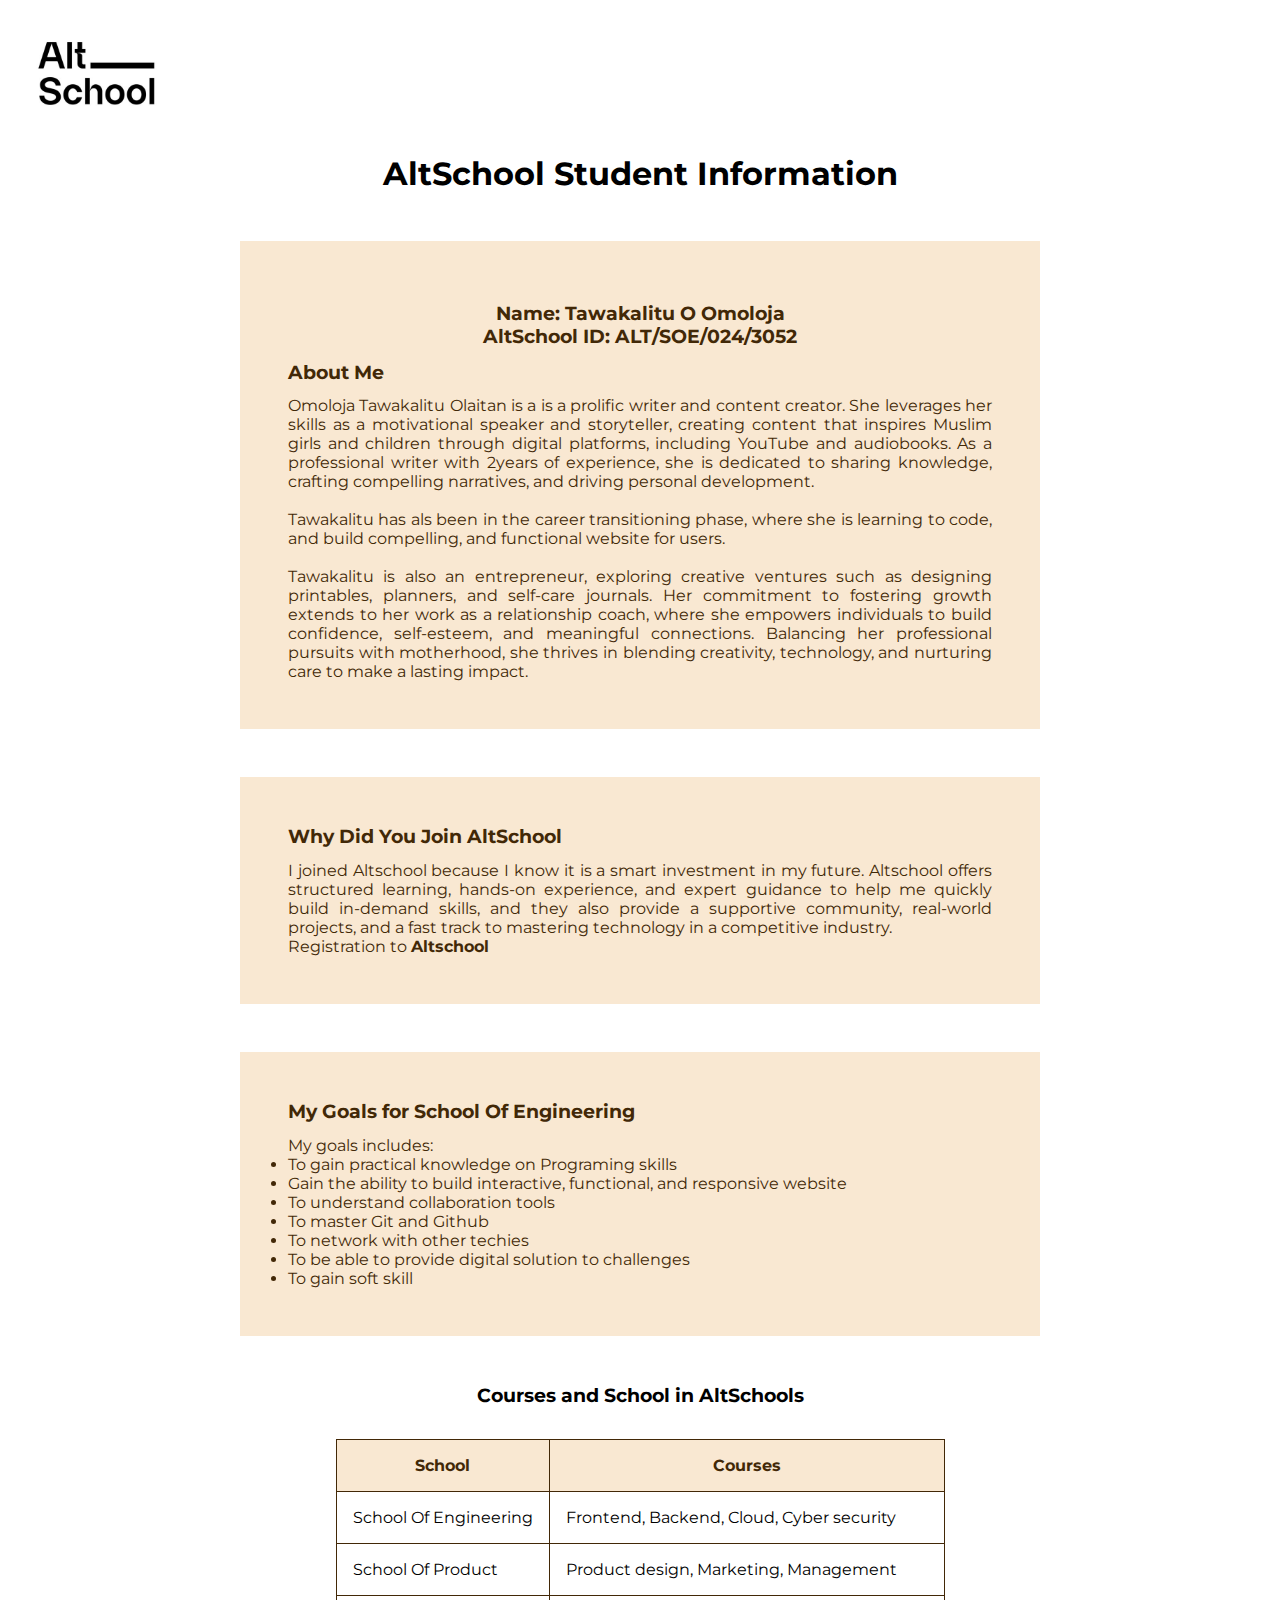
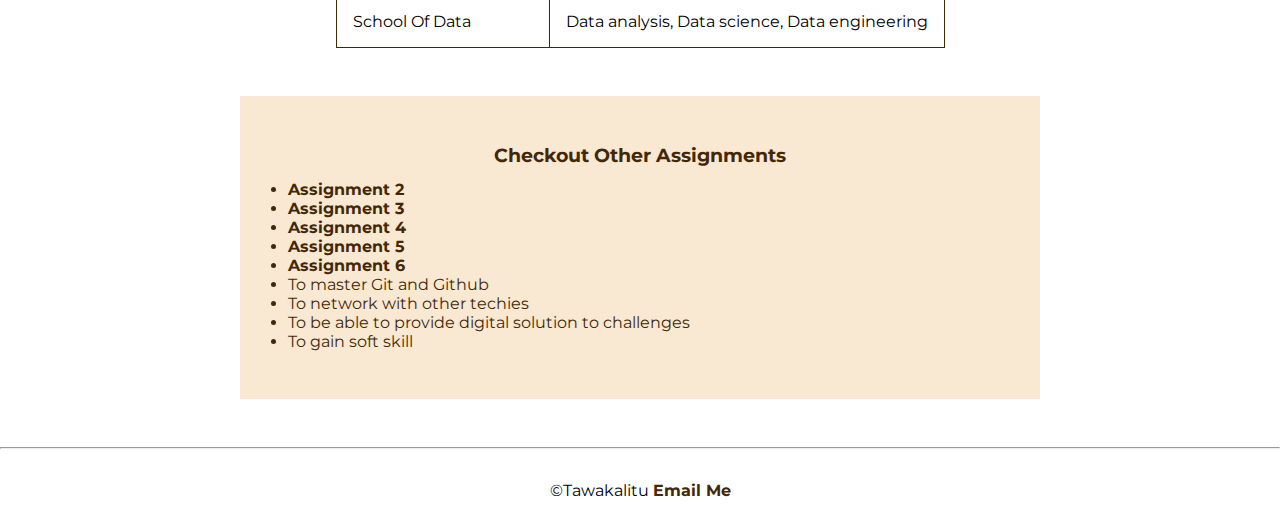
<file: index.html>
<!DOCTYPE html>
<html lang="en">
<head>
    <meta charset="UTF-8">
    <meta name="viewport" content="width=device-width, initial-scale=1.0">
    <title>AltSchool Student</title>
    <link rel="stylesheet" href="style.css">
    <link rel="preconnect" href="https://fonts.googleapis.com">
<link rel="preconnect" href="https://fonts.gstatic.com" crossorigin>
<link href="https://fonts.googleapis.com/css2?family=DM+Sans:ital,opsz
,wght@0,9..40,100..1000;1,9..40,100..1000&family=Montserrat:ital,wght@0,100..900;1,100..900&display=swap" 
rel="stylesheet">
</head>
<body>
    <header>
        <img class="logo-image" src="../images/altschool-logo.jpg" alt="">
    </header>
    <main>
        <div class="info-heading">
            <h1>
                AltSchool Student Information
            </h1>
         </div>
         <!-- Student Information -->
          <div class="info-card-1">
            <div class="info">
                <h3>
                    Name: Tawakalitu O Omoloja
                </h3>
                <h3>
                    AltSchool ID: ALT/SOE/024/3052
                </h3>
            </div>
        <div class="info-content">
        <h3>
          About Me
        </h3>
        <p>
            Omoloja Tawakalitu Olaitan is a is a prolific writer and content creator. She leverages her skills as a 
            motivational speaker and storyteller, creating content that inspires Muslim girls and children through digital 
            platforms, including YouTube and audiobooks. As a professional writer with 2years of experience, she is 
            dedicated to sharing knowledge, crafting compelling narratives,
             and driving personal development.

            <br>
            <br>
             Tawakalitu has als been in the career transitioning phase, where she is learning to code, and build compelling, 
             and functional website for users.

            <br>
            <br>
            Tawakalitu is also an entrepreneur, exploring creative ventures such as designing printables, planners, 
            and self-care journals. Her commitment to fostering growth extends to her work as a relationship coach,
             where she empowers individuals to build confidence, self-esteem, and meaningful connections. Balancing 
             her professional pursuits with motherhood, she thrives in blending creativity, technology, and nurturing 
             care to make a lasting impact.
        </p>
     </div>
    </div>

     <div class="info-card-1">
        <h3>
         Why Did You Join AltSchool
        </h3>
        <p>
            I joined Altschool because I know it is a smart investment in my future. Altschool offers structured learning, 
            hands-on experience, and expert guidance to help me quickly build in-demand skills, and they also provide a supportive community, 
            real-world projects, and a fast track to mastering technology in a competitive industry.
        </p>
       <p> Registration to <a class="link" href="./form.html" target="_blank"><strong>Altschool</strong></a></p>
     </div>

     
     <div class="info-card-1">
        <h3>
         My Goals for School Of Engineering
        </h3>
        <p>
            My goals includes:
        </p>
        <ul>
            <li>To gain practical knowledge on Programing skills</li>
            <li>Gain the ability to build interactive, functional, and responsive website</li>
            <li>To understand collaboration tools</li>
            <li>To master Git and Github</li>
            <li>To network with other techies</li>
            <li>To be able to provide digital solution to challenges</li>
            <li>To gain soft skill</li>
        </ul>
     </div>
 
     <div class="table">

     <h3>
        Courses and School in AltSchools
     </h3>

     <table>
                <tr>
                    <th>
                        School
                    </th>
                    <th>
                        Courses
                    </th>
                </tr>

                <tr>
                    <td>
                        School Of Engineering
                    </td>
                    <td>
                        Frontend, Backend, Cloud, Cyber security
                    </td>
                </tr>

                <tr>
                    <td>
                        School Of Product
                    </td>
                    <td>
                    Product design, Marketing, Management
                    </td>
                </tr>

                <tr>
                    <td>
                        School Of Data
                    </td>
                    <td>
                    Data analysis, Data science, Data engineering
                    </td>
                </tr>
    </table>

    <div class="info-card-1">
        <h3>
         Checkout Other Assignments
        </h3>
        <ul>
            <li><a class="link" href="./Assignment2/index.html" target="_blank"><b>Assignment 2</b></a></li>
            <li><a class="link" href="./Assignment3/index.html" target="_blank"><b>Assignment 3</b></a></li>
            <li><a class="link" href="./Assignment4/index.html" target="_blank"><b>Assignment 4</b></a></li>
            <li><a class="link" href="./Assignment5/index.html" target="_blank"><b>Assignment 5</b></a></li>
            <li><a class="link" href="./Assignment6/index.html" target="_blank"><b>Assignment 6</b></a></li>
            <li>To master Git and Github</li>
            <li>To network with other techies</li>
            <li>To be able to provide digital solution to challenges</li>
            <li>To gain soft skill</li>
        </ul>
     </div>
    </div>
    </main>
    <hr>
    <footer>
      <p> &copy;Tawakalitu 
        <a class="link" href="mailto:harunatawa111@gmail.com"><strong>Email Me</strong></a>
      </p> 
    </footer>
</body>
</html>
</file>
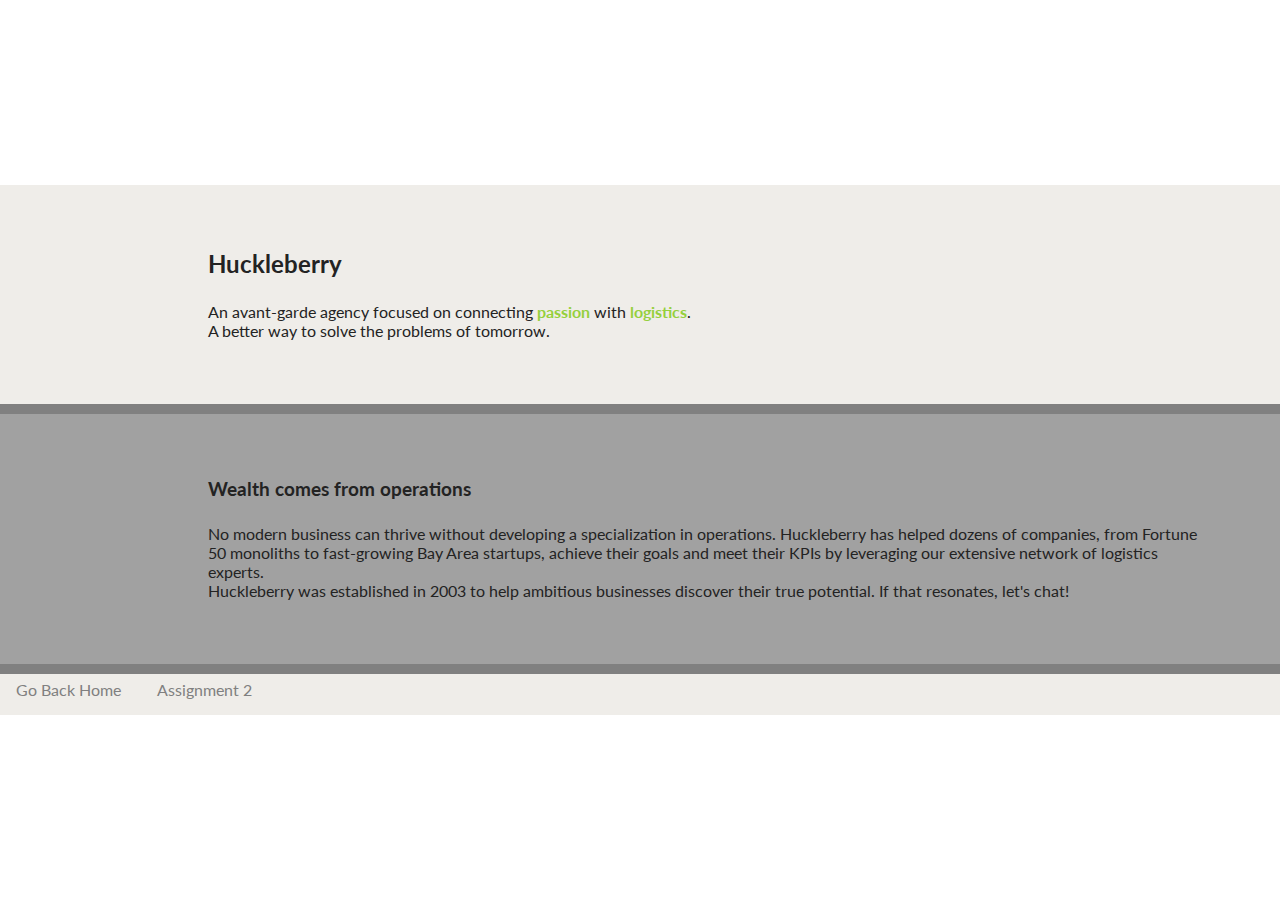
<file: Assignment2/index.html>
<!DOCTYPE html>
<html lang="en">
<head>
    <meta charset="UTF-8">
    <meta name="viewport" content="width=device-width, initial-scale=1.0">
    <title>Huckleberry</title>
    <link rel="stylesheet" href="second.css">
    <link rel="preconnect" href="https://fonts.gstatic.com" crossorigin>
    <link rel="preconnect" href="https://fonts.googleapis.com">
    <link rel="preconnect" href="https://fonts.gstatic.com" crossorigin>
    <link href="https://fonts.googleapis.com/css2?family=DM+Sans:ital,opsz,wght@0,9..40,100..1000;1,9..40,100..1000&family=Lato:ital,wght@0,100;0,300;0,400;0,700;0,900;1,
    100;1,300;1,400;1,700;1,900&family=Montserrat:ital,wght@0,100..900;1,100..900&display=swap" rel="stylesheet">
</head>
<body>
    <main class="container">
        <section>
            <div  class="section-1">
                <h2>
                    Huckleberry
                </h2>
                <p>
                    An avant-garde agency focused on connecting <span><b>passion</b></span> with <span><b>logistics</b></span>.
                </p>
                <p>
                    A better way to solve the problems of tomorrow.
                </p>
            </div>
        </section>
        <hr>
        <section class="second-section">
            <div  class="section-2">
                <div><h3>Wealth comes from operations</h3></div>
                <p>
                    No modern business can thrive without developing a specialization in operations. Huckleberry has helped 
                    dozens of companies, from Fortune 50 monoliths to fast-growing Bay Area startups,
                     achieve their goals and meet their KPIs by leveraging our extensive network of logistics experts.
                </p>
                <p>
                    Huckleberry was established in 2003 to help ambitious businesses discover their true potential. If that resonates,
                     let's chat!
                </p>
            </div>
        </section>
        <div>
            <a class="link" href="/index.html">Go Back Home</a>
            <a  class="link" href="../Assignment3/index.html">Assignment 2</a>
        </div>
    </main>
</body>
</html>
</file>
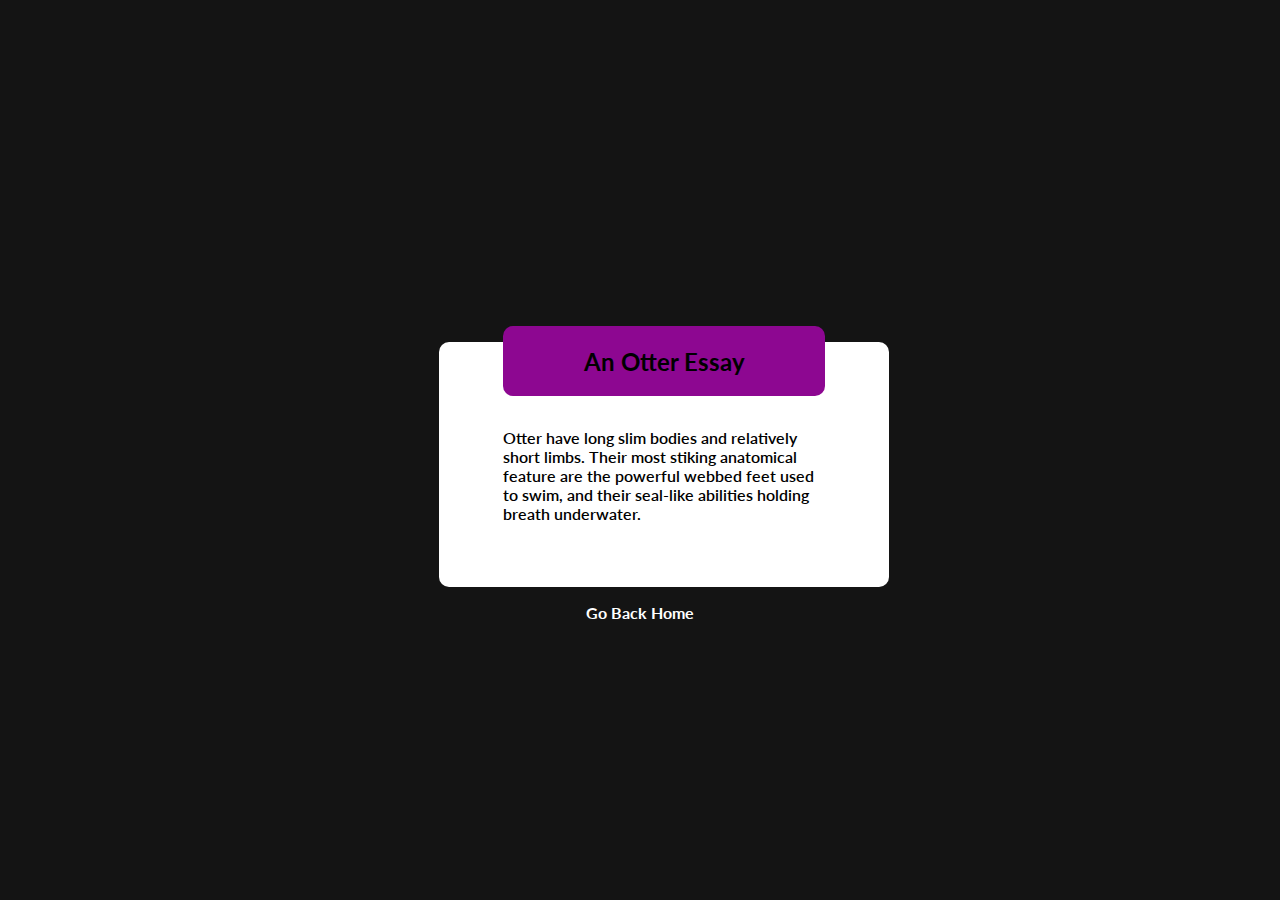
<file: Assignment3/index.html>
<!DOCTYPE html>
<html lang="en">
<head>
    <meta charset="UTF-8">
    <meta name="viewport" content="width=device-width, initial-scale=1.0">
    <title>Heading Pecks Out</title>
    <link rel="stylesheet" href="../Assignment3/third.css">
    <link rel="preconnect" href="https://fonts.gstatic.com" crossorigin>
    <link rel="preconnect" href="https://fonts.googleapis.com">
    <link rel="preconnect" href="https://fonts.gstatic.com" crossorigin>
    <link href="https://fonts.googleapis.com/css2?family=DM+Sans:ital,opsz,wght@0,9..40,100..1000;1,9..40,100..1000&family=Lato:ital,wght@0,100;0,300;0,400;0,700;0,900;1,
    100;1,300;1,400;1,700;1,900&family=Montserrat:ital,wght@0,100..900;1,100..900&display=swap" rel="stylesheet">
</head>
<body>
    <section class="container"> 
        <div class="heading">
            <h2>An Otter Essay</h2>
        </div>
        <div class="info">
            <p>
                Otter have long slim bodies and relatively short limbs. Their most stiking anatomical
                feature are the powerful webbed feet used to swim, and their seal-like abilities holding breath underwater.
            </p>
        </div>
    </section>
    <a class="link" href="/index.html"><strong>Go Back Home</strong></a>
</body>
</html>
</file>
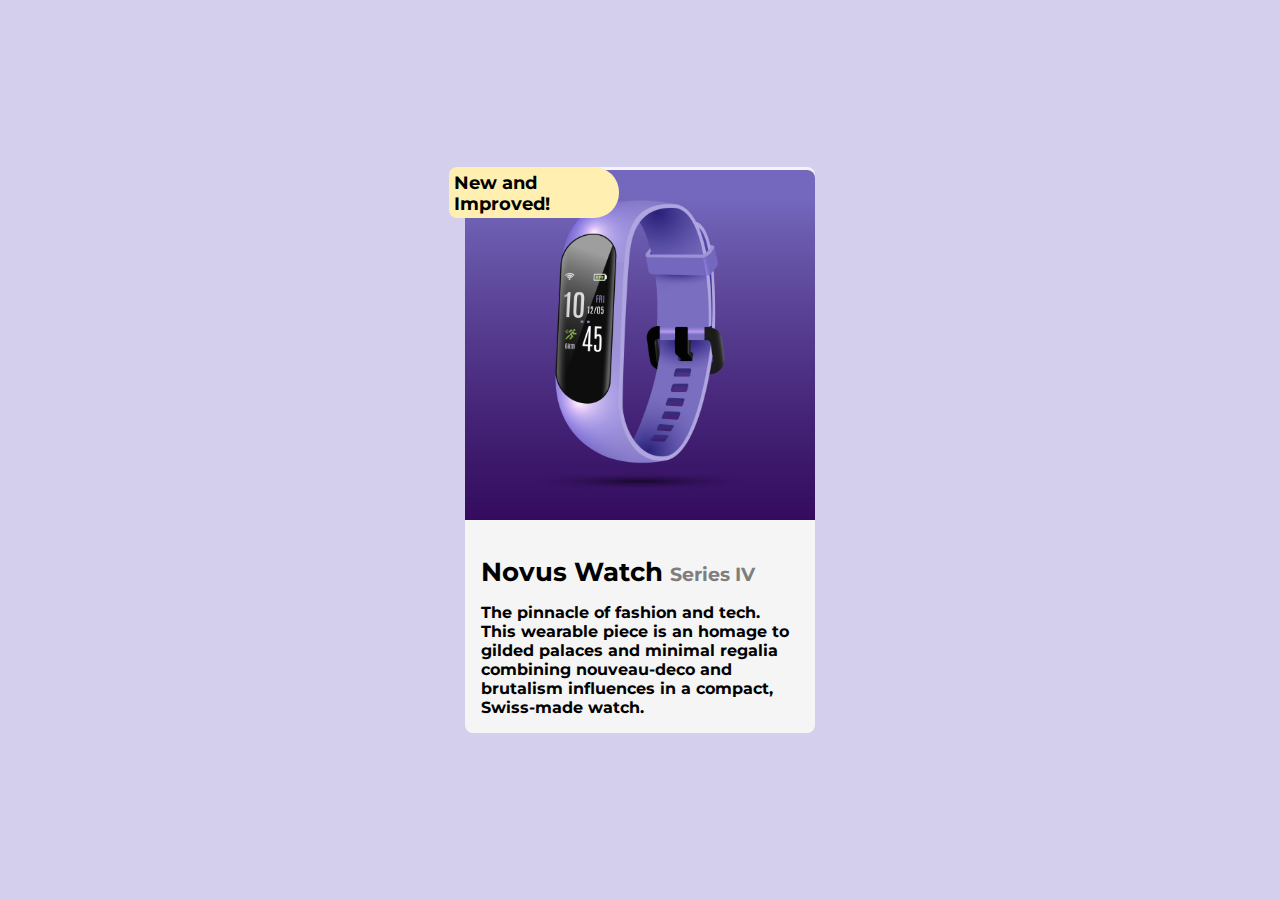
<file: Assignment4/index.html>
<!DOCTYPE html>
<html lang="en">
<head>
    <meta charset="UTF-8">
    <meta name="viewport" content="width=device-width, initial-scale=1.0">
    <title>Novous Watch</title>
    <link rel="stylesheet" href="./fouth.css">
    <link rel="preconnect" href="https://fonts.googleapis.com">
    <link rel="preconnect" href="https://fonts.gstatic.com" crossorigin>
    <link href="https://fonts.googleapis.com/css2?family=DM+Sans:ital,opsz
    ,wght@0,9..40,100..1000;1,9..40,100..1000&family=Montserrat:ital,wght@0,100..900;1,100..900&display=swap" 
    rel="stylesheet">
</head>
<body>
    <main class="container">
        <div class="box">
            <h3 class="sales-info">New and Improved!</h3>
            <div class="img-box">
                <img class="img" src="/images/smart-watch.jpg" alt="purple smart watch">
            </div>
            <div class="info-text">
                <h3>Novus Watch <span>Series IV</span></h3>
                <p>
                   <strong> The pinnacle of fashion and tech. This wearable piece is an homage to gilded
                    palaces and minimal regalia combining nouveau-deco and brutalism influences in a compact,
                    Swiss-made watch.</strong>
                </p>
            </div>
        </div>
    </main>
</body>
</html>
</file>
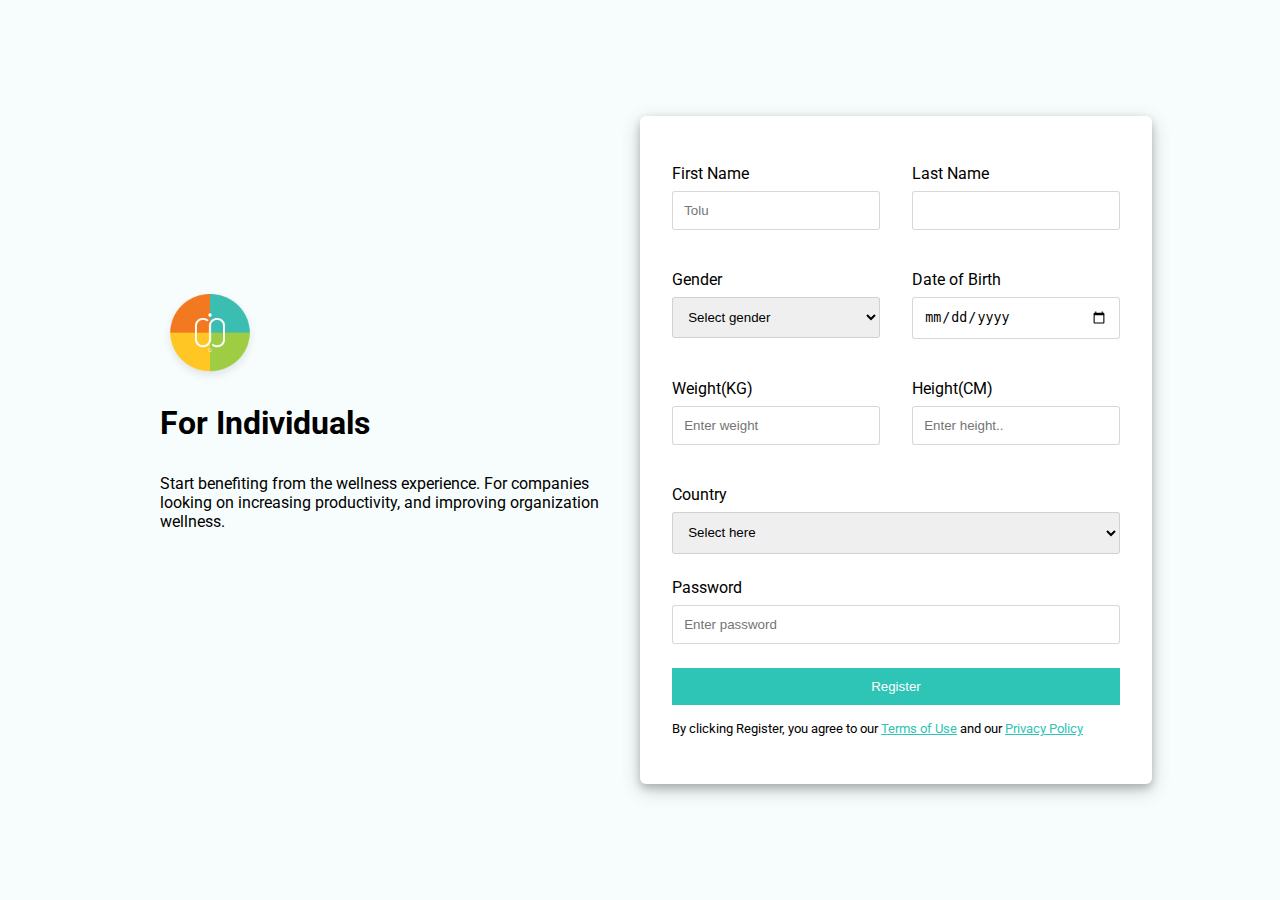
<file: Assignment5/index.html>
<!DOCTYPE html>
<html lang="en">
<head>
    <meta charset="UTF-8">
    <meta name="viewport" content="width=device-width, initial-scale=1.0">
    <title>Individual Form</title>
    <link rel="stylesheet" href="./fifth.css">
    <link rel="preconnect" href="https://fonts.googleapis.com">
<link rel="preconnect" href="https://fonts.gstatic.com" crossorigin>
<link href="https://fonts.googleapis.com/css2?family=Roboto:ital,wght@0,100..900;1,100..900&display=swap" 
rel="stylesheet">
</head>
<body>
    <main class="box">

            <div class="info-box">
                <img src="../images/Logo.png" alt="logo">
                <h2>For Individuals</h2>
                <p>
                    Start benefiting from the wellness experience. 
                    For companies looking on increasing productivity, 
                    and improving organization wellness.
                </p>
            </div>

            <div class="form-box">
                <form action="/submit" method="post">

             <div class="divide">  
             <p>       
                <label for="first-name">First Name</label>
                <input type="text" placeholder="Tolu" id="first-name" required autocomplete="off">
             </p>

             <p>
                <label for="last-name">Last Name</label>
                <input type="text"  id="last-name" required autocomplete="off">
             </p>
            </div> 

            <div class="divide">
            <p>

                <label for="gender">Gender</label>
                <select name="" id="gender" placeholder="Select here" required>
                    <option value="">Select gender</option>
                    <option value="">Male</option>
                    <option value="">Female</option>
                    <option value="">Others</option>
                </select>
            </p>

             <p>
                <label for="date">Date of Birth</label>
                <input type="date" placeholder="Select here" id="date" required>
             </p>
            </div>

            <div class="divide">
            <p>
                <label for="weight">Weight(KG)</label>
                <input type="number" placeholder="Enter weight" id="weight" required />
            </p>

            <p>
                <label for="height">Height(CM)</label>
                <input type="number" placeholder="Enter height.." id="height" required />
            </p>
        </div>
            <p>
                <label for="activity">Country</label>
                <select name="" id="activity" placeholder="Select here" required>
                    <option value="">Select here</option>
                    <option value="">Level 1</option>
                    <option value="">Level 2</option>
                    <option value="">Level 3</option>
                    <option value="">Level 4</option>
                    <option value="">Level 5</option>
                </select>
            </p>

            <p>
                <label for="password">Password</label>
                <input type="password" placeholder="Enter password" id="password" required>
            </p>

            <p>
                <button class="btn" type="submit">Register</button>
             </p>

            <p class="info">By clicking Register, you agree to our <a class="link" href="https://altschoolafrica.com/terms-and-conditions" target="_blank">Terms of Use</a>
                and our <a class="link" href="https://altschoolafrica.com/privacy-policy" target="_blank"> Privacy Policy</a>
            </p>

                </form>
            </div>
    </main>
</body>
</html>
</file>
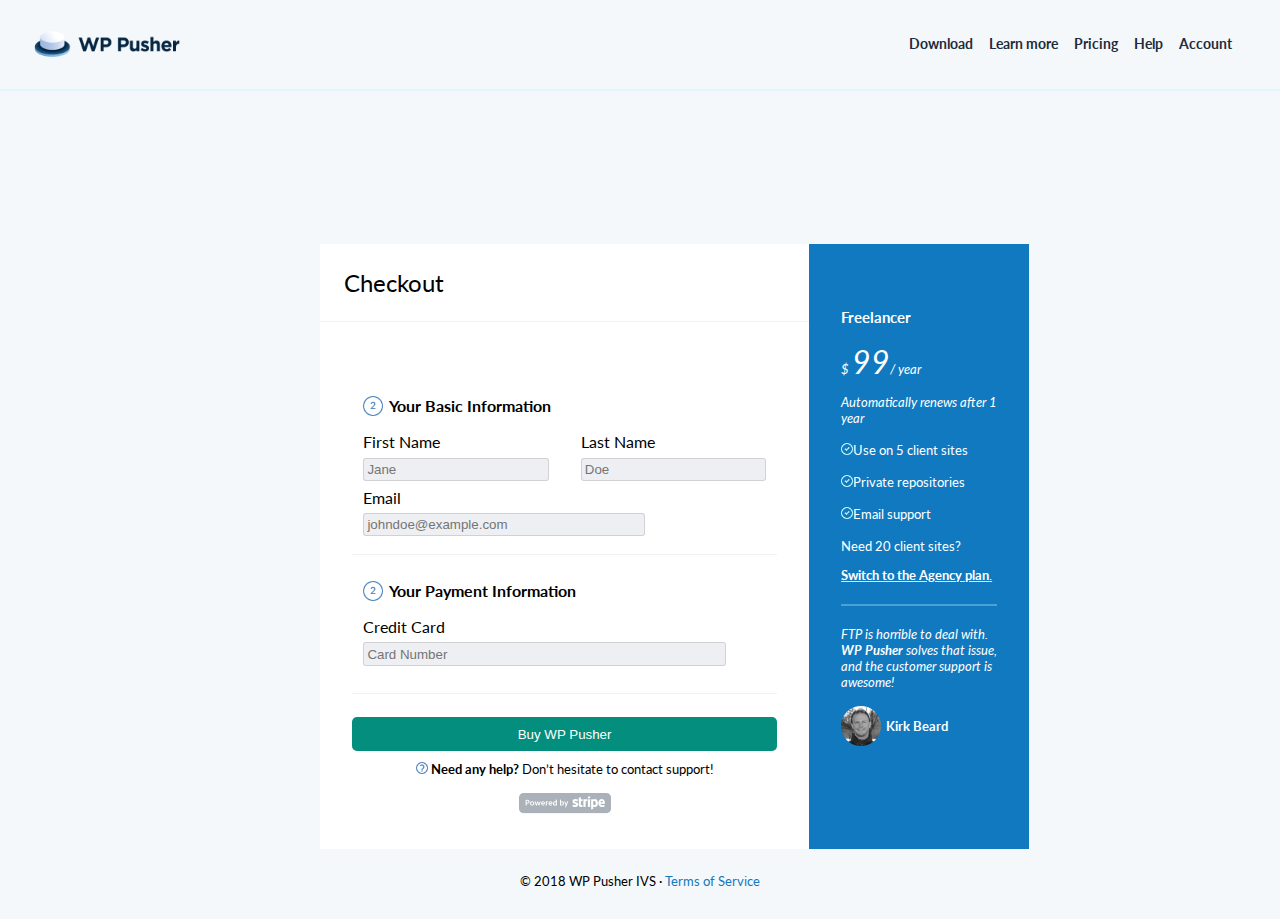
<file: Assignment6/index.html>
<!DOCTYPE html>
<html lang="en">
<head>
    <meta charset="UTF-8">
    <meta name="viewport" content="width=device-width, initial-scale=1.0">
    <title>WPPusher</title>
    <link rel="stylesheet" href="../Assignment6/sixth.css">
    <link rel="preconnect" href="https://fonts.googleapis.com">
<link rel="preconnect" href="https://fonts.gstatic.com" crossorigin>
<link href="https://fonts.googleapis.com/css2?family=Lato:ital,wght@0,100;0,300;0,400;0,700;0,900;1,100;1,300;1,400;1,700;1,900&display=swap" 
rel="stylesheet">
</head>
<body>
    <header class="header">
        <div>
            <a href=""><img class="logo-img" src="../images/wppusher-logo copy.png" alt="wppusher-logo"></a>
        </div>
        <div>
            <ul>
                <li><a class="link" href="">Download</a></li>
                <li><a class="link" href="">Learn more</a></li>
                <li><a class="link" href="">Pricing</a></li>
                <li><a class="link" href="">Help</a></li>
                <li><a class="link" class="active" href="">Account</a></li>
            </ul>
        </div>
    </header>
    <hr>

    <main class="container">
       
        <div class="box">
                <div>
                    <div class="box-heading">
                        <h2>Checkout</h2>
                    </div>

                    <form class="form">
                        <div class="box-heading2">
                                <div class="data1-heading">
                                    <img class="num-img" src="../images/2 (1).png" alt="figure 2 in circle">
                                    <h3>Your Basic Information</h3>
                                </div>

                                <div class="divide">
                                    <p>       
                                        <label for="first-name">First Name</label>
                                        <input type="text" placeholder="Jane" id="first-name" required autocomplete="off" />
                                    </p>

                                    <p>
                                        <label for="last-name">Last Name</label>
                                        <input type="text" placeholder="Doe" id="last-name" required autocomplete="off" />
                                    </p>
                                </div>
                              <p>
                                <label for="email">Email</label>
                                <input type="email" placeholder="johndoe@example.com" id="email" required autocomplete="off"/>
                                </p>
                        </div>

                        <div class="box-heading2">
                        <div class="data1-heading">
                            <img class="num-img" src="../images/2 (1).png" alt="figure 2 in circle">
                            <h3>Your Payment Information</h3>
                        </div>

                        <p>       
                            <label for="credit-card">Credit Card</label>
                            <input type="number" placeholder="Card Number" id="credit-card" required autocomplete="cc-number">
                        </p>
                    </div>

                        <div class="box-heading3">
                            
                                <button class="btn" type="submit">Buy WP Pusher</button>
                          

                            <p>
                                <img class="num-img1" src="../images/Mask.png" alt="question mark"> <strong>Need any help? </strong>Don’t hesitate to contact support!
                            </p>

                            <div class="sponsor-img">
                                <img src="../images/powered_by_stripe.png" alt="powered-by-stripe-logo">
                            </div>

                        </div>

                       
                    </form>
                </div>

            <div class="box1">
                <div class="box1-info">
                    <h3>Freelancer</h3>
                    <div class="subscription-info">
                        <p>$ <span>99</span>/ year</p>
                        <p>Automatically renews after 1 year</p>
                    </div>

                    <div class="list-info">
                        <p><img class="num-img1" src="../images/Combined Shape Copy 2.png" alt="right sign">Use on 5 client sites</p>
                        <p><img class="num-img1" src="../images/Combined Shape Copy 2.png" alt="right sign">Private repositories</p>
                        <p><img class="num-img1" src="../images/Combined Shape Copy 2.png" alt="right sign">Email support</p>
                    </div>

                    <div class="link-info">
                        <p>Need 20 client sites?</p>
                        <a  href=""><strong>Switch to the Agency plan</strong>.</a>
                    </div>
                    <hr>
                    <div class="p-info">
                        <p>
                            FTP is horrible to deal with. <strong>WP Pusher</strong> solves that issue, and the customer support is awesome!
                        </p>
                    </div>
                    <div class="box2">
                        <img src="../images/Bitmap.png" alt="a man">
                        <h4>Kirk Beard</h3>
                    </div>
              </div>
            </div>

         </div>

    <p class="footer">
        © 2018 WP Pusher IVS  · <a class="link2" href="">Terms of Service</a> 
    </p>
    </main>

</body>
</html>
</file>
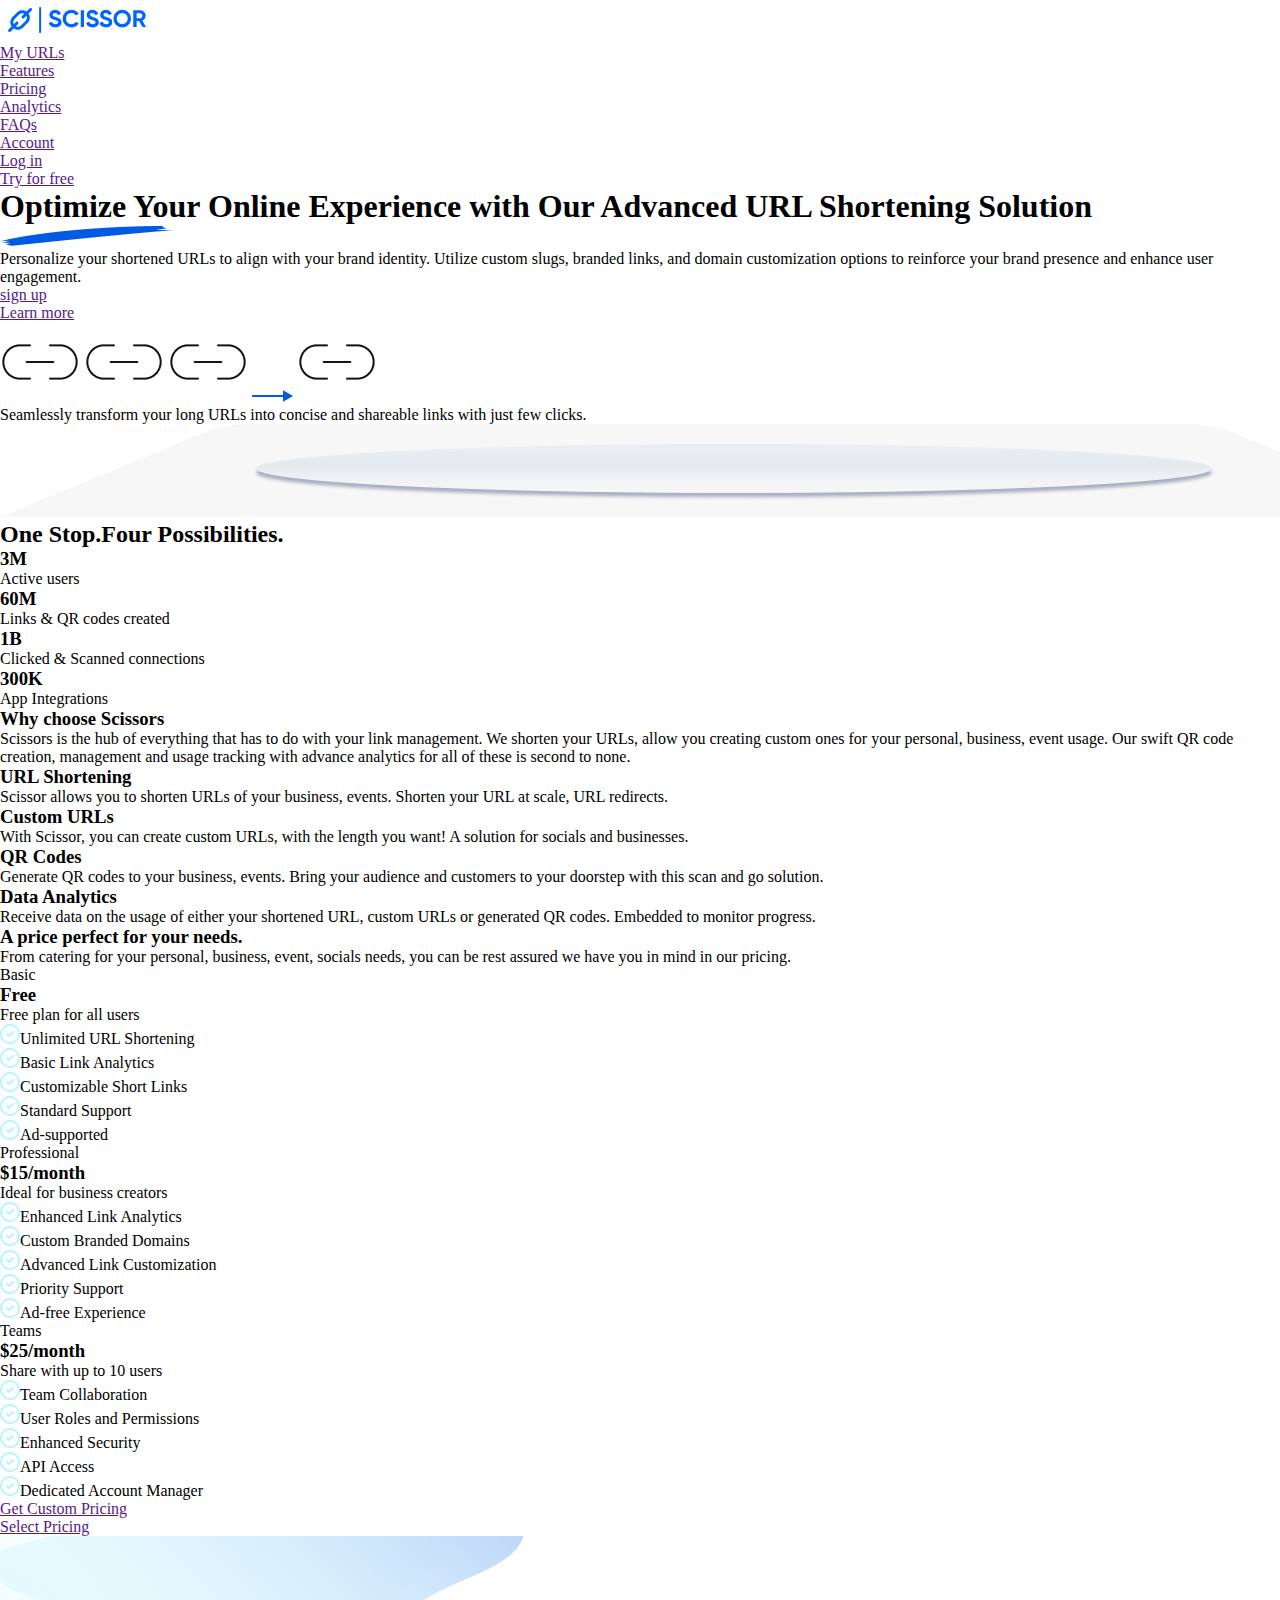
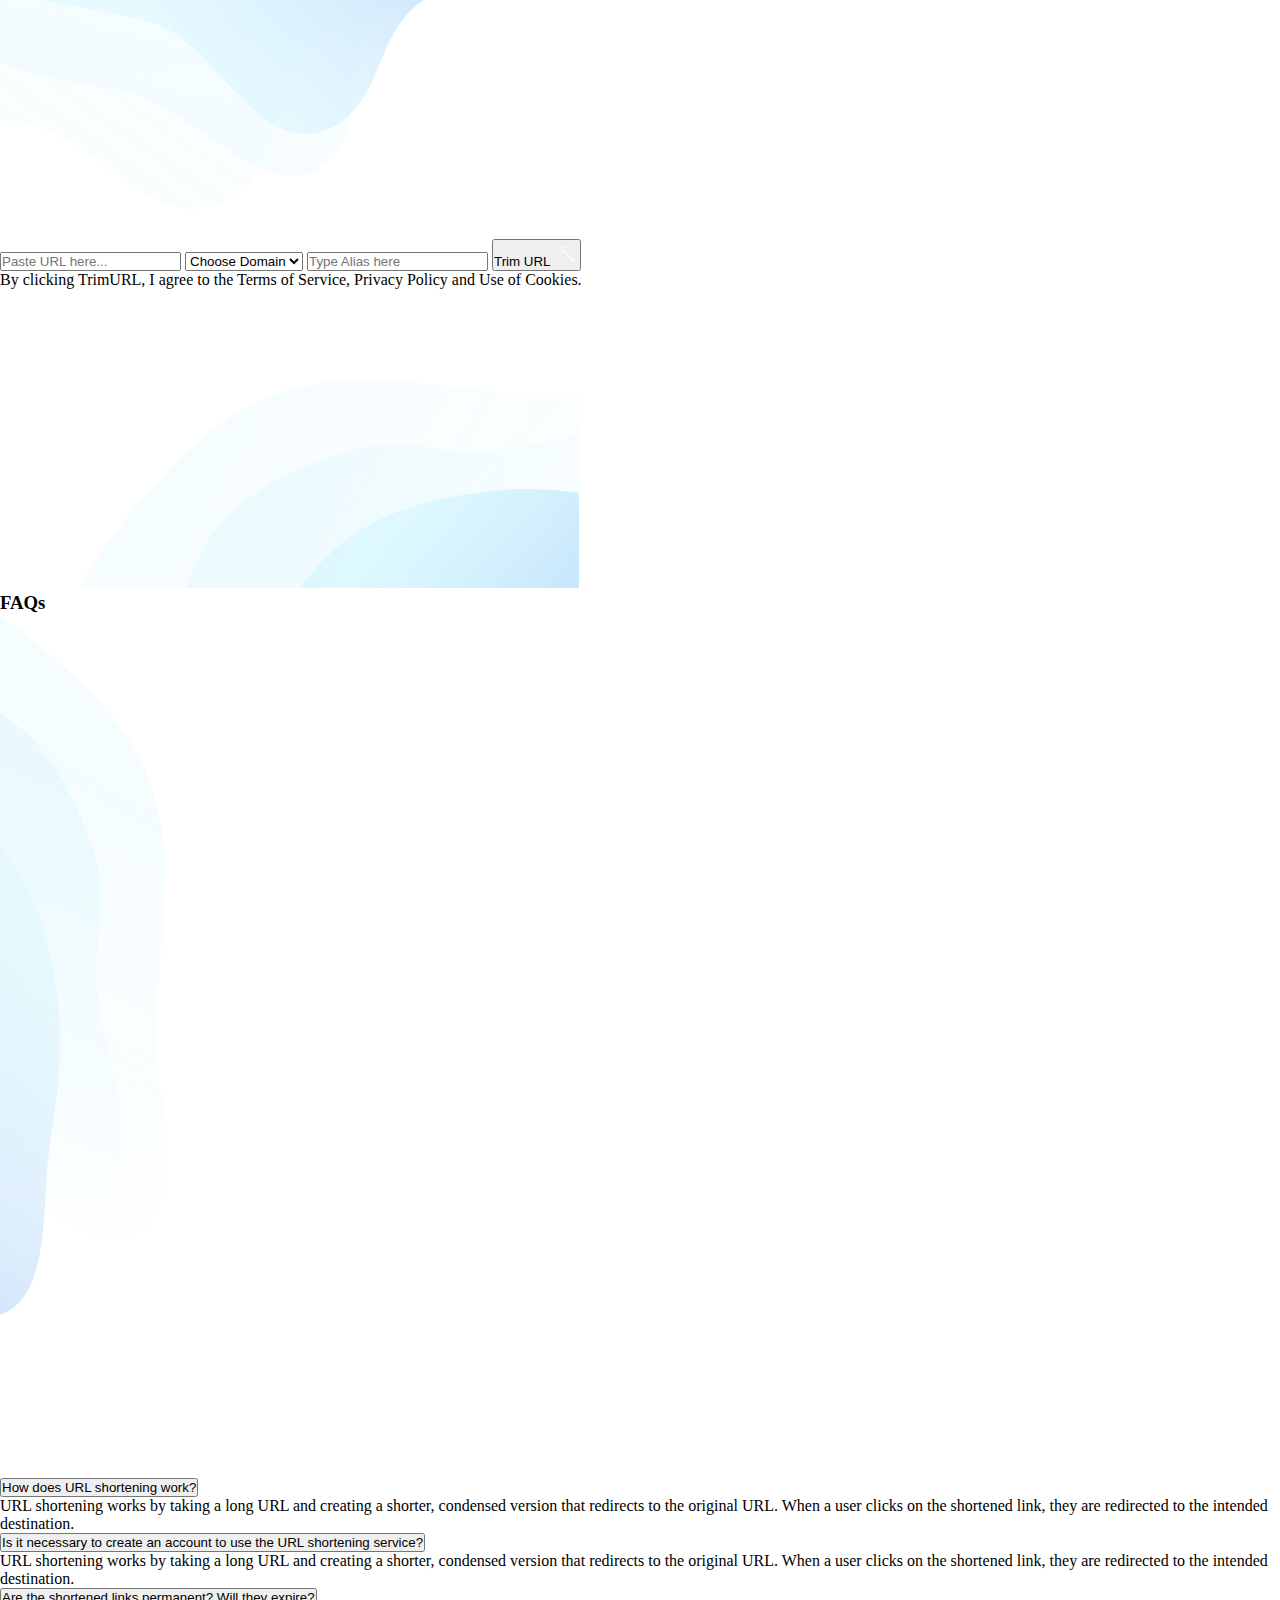
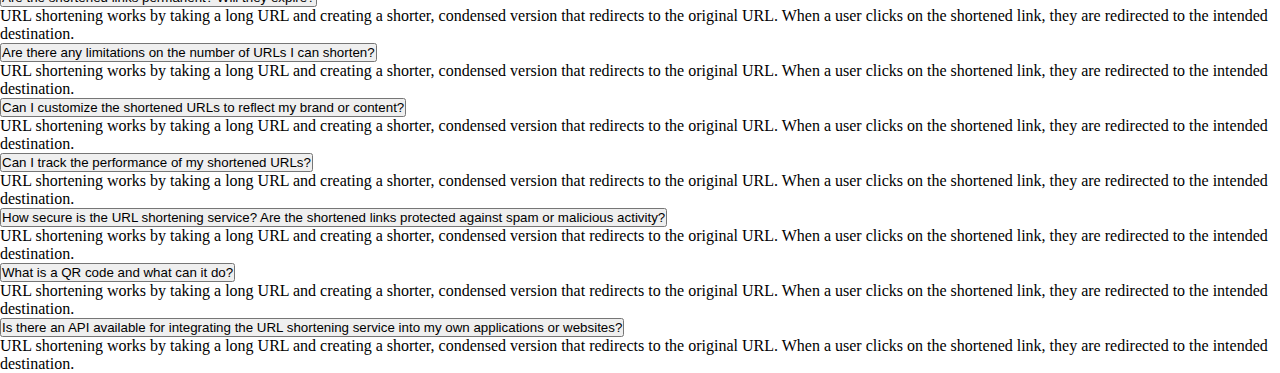
<file: Assignment7/index.html>
<!DOCTYPE html>
<html lang="en">
<head>
    <meta charset="UTF-8">
    <meta name="viewport" content="width=device-width, initial-scale=1.0">
    <title>Scissor</title>
    <link rel="stylesheet" href="seventh.css">
</head>
<body>
    <header>
        <div>
            <a href=""><img class="logo-img" src="../images/Logo (1).png" alt="wppusher-logo"></a>
        </div>
        <div>
            <ul>
                <li><a class="link" href="">My URLs</a></li>
                <li><a class="link" href="">Features</a></li>
                <li><a class="link" href="">Pricing</a></li>
                <li><a class="link" href="">Analytics</a></li>
                <li><a class="link" href="">FAQs</a></li> 
                <li><a class="link" class="active" href="">Account</a></li>
            </ul>
        </div>
        <div>
            <ul>
                <li><a class="btn" href="">Log in</a></li> 
                <li><a class="btn" class="active" href="">Try for free</a></li>
             </ul>
        </div>
    </header>

    <main>
        <section class="hero">
            <div>
            <h1>
                Optimize Your Online Experience with Our Advanced <span> URL Shortening </span> Solution
            </h1>
            <img src="../images/Vector 3.png" alt="">
            <p>
                Personalize your shortened URLs to align with your brand identity. Utilize custom slugs, branded links, 
                and domain customization options to reinforce your brand presence and enhance user engagement.
            </p>
        </div>
        <div>
            <ul>
                <li><a class="btn" href="">sign up</a></li> 
                <li><a class="btn" class="active" href="">Learn more </a></li>
             </ul>
        </div>

        <div>
            <div>
                <img src="../images/link-2.png" alt="">
                <img src="../images/link-2.png" alt="">
                <img src="../images/link-2.png" alt="">
                <img src="../images/Line 7.png" alt="">
                <img src="../images/link-2.png" alt="">
            </div>

            <div>
                <p>
                    Seamlessly transform your long URLs into concise and shareable links with just few clicks.
                </p>
            </div>
        </div>
        <div>
            <img src="../images/Group 3 (2).png" alt="">
        </div>
        </section>

        <section>
            <div>
                <h2>
                    One Stop.Four Possibilities.
                </h2>

                <div>
                    <h3>3M</h3>
                    <p>
                        Active users
                    </p>
                </div>

                <div>
                    <h3>60M</h3>
                    <p>
                        Links & QR codes created
                    </p>
                </div>

                <div>
                    <h3>1B</h3>
                    <p>
                        Clicked & Scanned connections
                    </p>
                </div>

                <div>
                    <h3>300K</h3>
                    <p>
                        App Integrations
                    </p>
                </div>
            </div>
        </section>

        <section>
            <div>
                <h3>
                    Why choose Scissors
                </h3>
                <p>
                    Scissors is the hub of everything that has to do with your link management. We shorten your URLs, 
                    allow you creating custom ones for your personal, business, event usage. Our swift QR code creation,
                     management and usage tracking with advance analytics for all of these is second to none. 
                </p>
            </div>

            <div>
                <h3>
                    URL Shortening
                </h3>
                <p>
                    Scissor allows you to shorten URLs of your business, events. Shorten your URL at scale, 
                    URL redirects.
                </p>
            </div>

            <div>
                <h3>
                    Custom URLs
                </h3>
                <p>
                    With Scissor, you can create custom URLs, with the length you want! A solution for 
                    socials and businesses.
                </p>
            </div>

            
            <div>
                <h3>
                    QR Codes
                </h3>
                <p>
                    Generate QR codes to your business, events. Bring your audience and customers to your
                     doorstep with this scan and go solution.
                </p>
            </div>

            <div>
                <h3>
                    Data Analytics
                </h3>
                <p>
                    Receive data on the usage of either your shortened URL,
                     custom URLs or generated QR codes. Embedded to monitor progress.
            </div>
        </section>

        <section>
            <div>
                <h3>
                    A price perfect for your needs.
                </h3>
                <p>
                    From catering for your personal, business, event, socials needs,
                     you can be rest assured we have you in mind in our pricing.
                </p>
            </div>

            <div>
                <div>
                    <p>Basic</p>
                    <h3>Free</h3>
                    <p>Free plan for all users</p>
                </div>

                    <div class="list-info">
                        <p><img class="num-img1" src="../images/Combined Shape Copy 2.png" alt="right sign">Unlimited URL Shortening</p>
                        <p><img class="num-img1" src="../images/Combined Shape Copy 2.png" alt="right sign">Basic Link Analytics</p>
                        <p><img class="num-img1" src="../images/Combined Shape Copy 2.png" alt="right sign">Customizable Short Links</p>
                        <p><img class="num-img1" src="../images/Combined Shape Copy 2.png" alt="right sign">Standard Support</p>
                        <p><img class="num-img1" src="../images/Combined Shape Copy 2.png" alt="right sign">Ad-supported</p>
                    </div>
            </div>

            <div>
                <div>
                    <p>Professional</p>
                    <h3>$15/month</h3>
                    <p>Ideal for business creators</p>
                </div>

                    <div class="list-info">
                        <p><img class="num-img1" src="../images/Combined Shape Copy 2.png" alt="right sign">Enhanced Link Analytics</p>
                        <p><img class="num-img1" src="../images/Combined Shape Copy 2.png" alt="right sign">Custom Branded Domains</p>
                        <p><img class="num-img1" src="../images/Combined Shape Copy 2.png" alt="right sign">Advanced Link Customization</p>
                        <p><img class="num-img1" src="../images/Combined Shape Copy 2.png" alt="right sign">Priority Support</p>
                        <p><img class="num-img1" src="../images/Combined Shape Copy 2.png" alt="right sign">Ad-free Experience</p>
                    </div>
            </div>

            <div>
                <div>
                    <p>Teams</p>
                    <h3>$25/month</h3>
                    <p>Share with up to 10 users</p>
                </div>

                    <div class="list-info">
                        <p><img class="num-img1" src="../images/Combined Shape Copy 2.png" alt="right sign">Team Collaboration</p>
                        <p><img class="num-img1" src="../images/Combined Shape Copy 2.png" alt="right sign">User Roles and Permissions</p>
                        <p><img class="num-img1" src="../images/Combined Shape Copy 2.png" alt="right sign">Enhanced Security</p>
                        <p><img class="num-img1" src="../images/Combined Shape Copy 2.png" alt="right sign">API Access</p>
                        <p><img class="num-img1" src="../images/Combined Shape Copy 2.png" alt="right sign">Dedicated Account Manager</p>
                    </div>
            </div>

            <div>
                <ul>
                    <li><a class="btn" href="">Get Custom Pricing</a></li> 
                    <li><a class="btn" class="active" href="">Select Pricing</a></li>
                 </ul>
            </div>
        </section>

        <section>
            <img src="../images/Group 3 (1).png" alt="">

            <div>
                <form action="">
                    <input type="url" placeholder="Paste URL here...">
                    <select name="" id="">
                        <option value="">Choose Domain</option>
                    </select>
                    <input type="text" placeholder="Type Alias here">
                    <button type="submit">Trim URL <img src="../images/magic wand.png" alt=""></button>
                </form>
                <p>By clicking TrimURL, I agree to the Terms of Service, Privacy Policy and Use of Cookies.</p>
            </div>

            <img src="../images/Group 2 (1).png" alt="">
        </section>

        <section>
            <h3>FAQs</h3>
            <img src="../images/Group 3.png" alt="">
            <div>
                <div class="accordion">
                    <div class="accordion-item">
                        <button id="accordion-button-1" aria-expanded="false">
                            <span class="accordion-title">How does URL shortening work?</span>
                            <span class="icon" arie-hidden="true"></span>
                        </button>
                        <div class="accordion-content">
                            <p>URL shortening works by taking a long URL and creating a shorter, condensed version that 
                                redirects to the original URL. When a user clicks on the shortened link, they are redirected 
                                to the intended destination.
                            </p>
                        </div>
                    </div>

                    <div class="accordion-item">
                        <button id="accordion-button-2" aria-expanded="false">
                            <span class="accordion-title">Is it necessary to create an account to use the URL shortening service?</span>
                            <span class="icon" arie-hidden="true"></span>
                        </button>
                        <div class="accordion-content">
                            <p>URL shortening works by taking a long URL and creating a shorter, condensed version that 
                                redirects to the original URL. When a user clicks on the shortened link, they are redirected 
                                to the intended destination.
                            </p>
                        </div>
                    </div>

                    <div class="accordion-item">
                        <button id="accordion-button-3" aria-expanded="false">
                            <span class="accordion-title">Are the shortened links permanent? Will they expire?</span>
                            <span class="icon" arie-hidden="true"></span>
                        </button>
                        <div class="accordion-content">
                            <p>URL shortening works by taking a long URL and creating a shorter, condensed version that 
                                redirects to the original URL. When a user clicks on the shortened link, they are redirected 
                                to the intended destination.
                            </p>
                        </div>
                    </div>

                    <div class="accordion-item">
                        <button id="accordion-button-4" aria-expanded="false">
                            <span class="accordion-title">Are there any limitations on the number of URLs I can shorten?</span>
                            <span class="icon" arie-hidden="true"></span>
                        </button>
                        <div class="accordion-content">
                            <p>URL shortening works by taking a long URL and creating a shorter, condensed version that 
                                redirects to the original URL. When a user clicks on the shortened link, they are redirected 
                                to the intended destination.
                            </p>
                        </div>
                    </div>

                    <div class="accordion-item">
                        <button id="accordion-button-5" aria-expanded="false">
                            <span class="accordion-title">Can I customize the shortened URLs to reflect my brand or content?</span>
                            <span class="icon" arie-hidden="true"></span>
                        </button>
                        <div class="accordion-content">
                            <p>URL shortening works by taking a long URL and creating a shorter, condensed version that 
                                redirects to the original URL. When a user clicks on the shortened link, they are redirected 
                                to the intended destination.
                            </p>
                        </div>
                    </div>

                    <div class="accordion-item">
                        <button id="accordion-button-6" aria-expanded="false">
                            <span class="accordion-title">Can I track the performance of my shortened URLs?</span>
                            <span class="icon" arie-hidden="true"></span>
                        </button>
                        <div class="accordion-content">
                            <p>URL shortening works by taking a long URL and creating a shorter, condensed version that 
                                redirects to the original URL. When a user clicks on the shortened link, they are redirected 
                                to the intended destination.
                            </p>
                        </div>
                    </div>
                        <div class="accordion-item">
                            <button id="accordion-button-6" aria-expanded="false">
                                <span class="accordion-title">How secure is the URL shortening service? Are the shortened links protected against 
                                    spam or malicious activity?</span>
                                <span class="icon" arie-hidden="true"></span>
                            </button>
                            <div class="accordion-content">
                                <p>URL shortening works by taking a long URL and creating a shorter, condensed version that 
                                    redirects to the original URL. When a user clicks on the shortened link, they are redirected 
                                    to the intended destination.
                                </p>
                            </div>
                        </div>

                            <div class="accordion-item">
                                <button id="accordion-button-6" aria-expanded="false">
                                    <span class="accordion-title">What is a QR code and what can it do?</span>
                                    <span class="icon" arie-hidden="true"></span>
                                </button>
                                <div class="accordion-content">
                                    <p>URL shortening works by taking a long URL and creating a shorter, condensed version that 
                                        redirects to the original URL. When a user clicks on the shortened link, they are redirected 
                                        to the intended destination.
                                    </p>
                                </div>
                            </div>

                                <div class="accordion-item">
                                    <button id="accordion-button-6" aria-expanded="false">
                                        <span class="accordion-title">Is there an API available for integrating the URL shortening service into my own 
                                            applications or websites?</span>
                                        <span class="icon" arie-hidden="true"></span>
                                    </button>
                                    <div class="accordion-content">
                                        <p>URL shortening works by taking a long URL and creating a shorter, condensed version that 
                                            redirects to the original URL. When a user clicks on the shortened link, they are redirected 
                                            to the intended destination.
                                        </p>
                                    </div>
                                </div>
                    </div>
            </div>
        </section>
    </main>
</body>
</html>
</file>
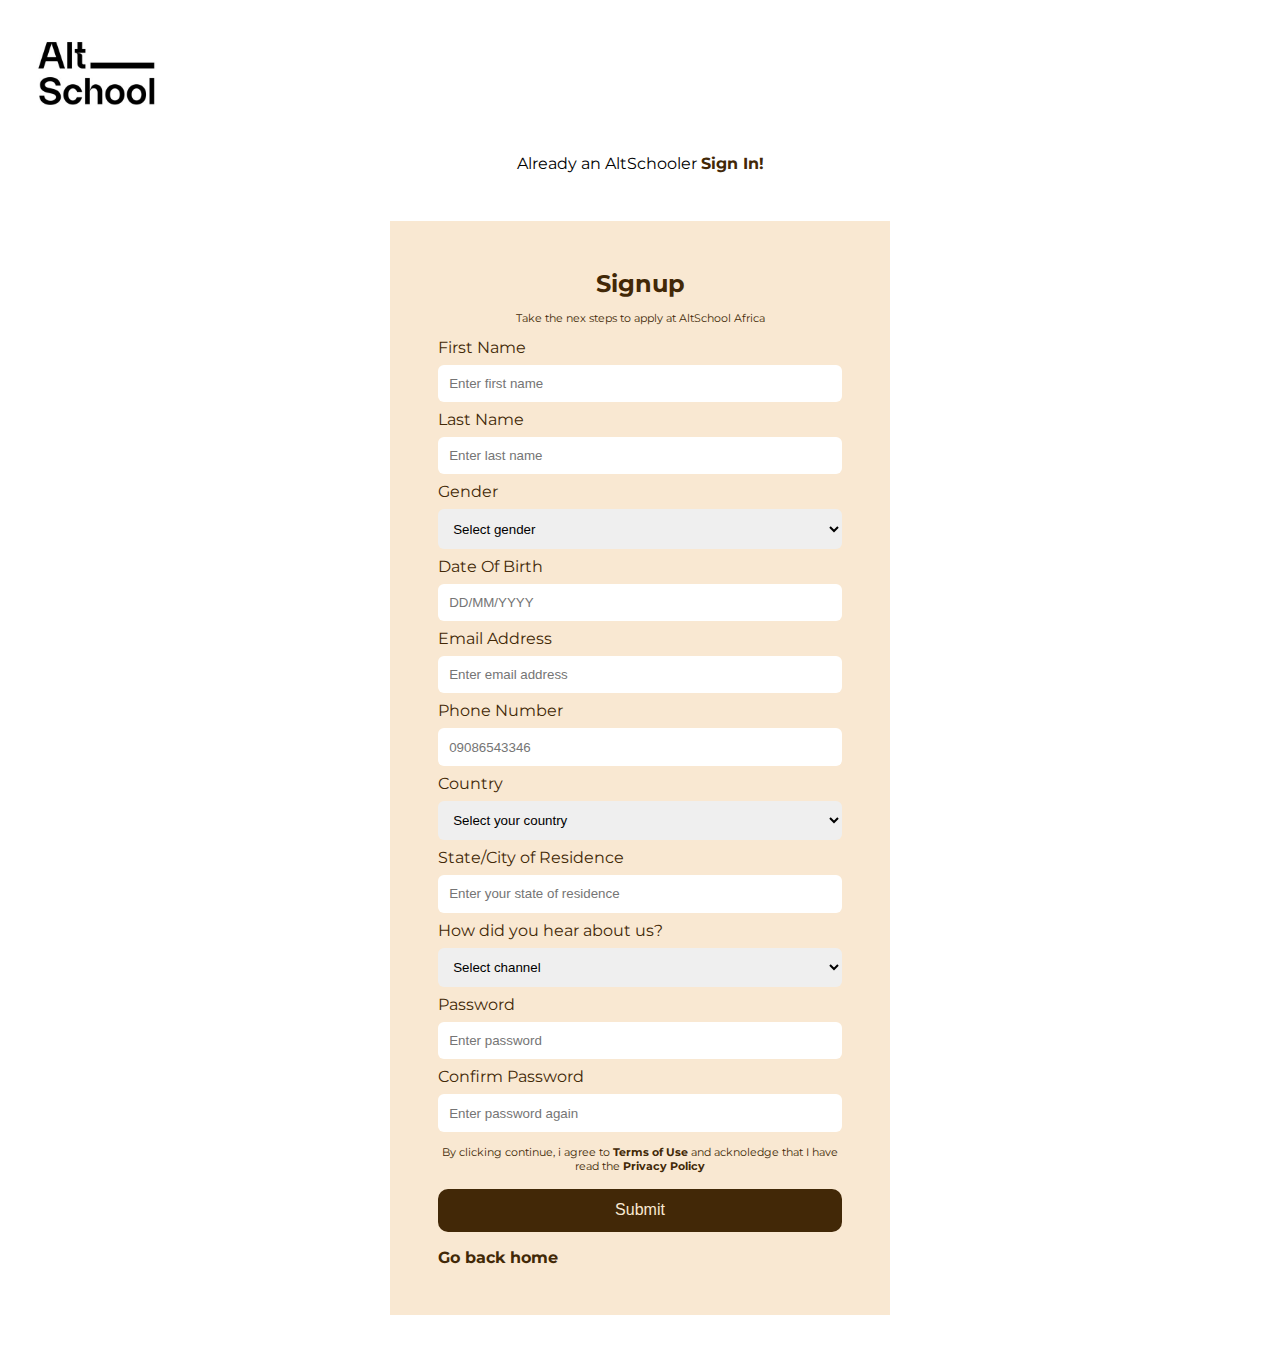
<file: form.html>
<!DOCTYPE html>
<html lang="en">
<head>
    <meta charset="UTF-8">
    <meta name="viewport" content="width=device-width, initial-scale=1.0">
    <title>AltSchool Student</title>
    <link rel="stylesheet" href="style.css">
    <link rel="stylesheet" href="form.css">
    <link rel="preconnect" href="https://fonts.googleapis.com">
<link rel="preconnect" href="https://fonts.gstatic.com" crossorigin>
<link href="https://fonts.googleapis.com/css2?family=DM+Sans:ital,opsz
,wght@0,9..40,100..1000;1,9..40,100..1000&family=Montserrat:ital,wght@0,100..900;1,100..900&display=swap" 
rel="stylesheet">
</head>
<body>
    <header>
        <img class="logo-image" src="../images/altschool-logo.jpg" alt="">
        <p>Already an AltSchooler <a class="link" href=""><strong>Sign In!</strong></a></p>
    </header>

    <main class="form-container">
        <div class="form-heading">
            <h2>Signup</h2>
            <p class="info">Take the nex steps to apply at AltSchool  Africa</p>
      </div>
        <form action="/submit" method="post">

            <label for="first-name">First Name</label>
            <input type="text" placeholder="Enter first name" id="first-name" required>

            <label for="last-name">Last Name</label>
            <input type="text" placeholder="Enter last name" id="last-name" required>

            <label for="gender">Gender</label>
            <select name="" id="gender" placeholder="Select gender" required>
                <option value="">Select gender</option>
                <option value="">Male</option>
                <option value="">Female</option>
                <option value="">Others</option>
            </select>
            
            <label for="dob">Date Of Birth</label>
            <input type="text" placeholder="DD/MM/YYYY" id="dob" required>

            <label for="email">Email Address</label>
            <input type="text" placeholder="Enter email address" id="email" required>

            <label for="number">Phone Number</label>
            <input type="number" placeholder="09086543346" id="number" required>


            <label for="counter">Country</label>
            <select name="" id="country" placeholder="Select your country" required>
                <option value="">Select your country</option>
                <option value="">Nigeria</option>
                <option value="">Ghana</option>
                <option value="">South Africa</option>
                <option value="">Uganda</option>
                <option value="">Kenya</option>
            </select>
            
            <label for="state">State/City of Residence</label>
            <input type="text" placeholder="Enter your state of residence" id="state" required>

            <label for="hear-about-us">How did you hear about us?</label>
            <select name="" id="" placeholder="Select channel" id="hear-about-us" required>
                <option value="">Select channel</option>
                <option value="">Linkedin</option>
                <option value="">Twitter</option>
                <option value="">Whatsapp group</option>
                <option value="">Google search</option>
                <option value="">Others</option>
            </select>

            <label for="password">Password</label>
            <input type="password" placeholder="Enter password" id="password" required>

            
            <label for="confirm-password">Confirm Password</label>
            <input type="password" placeholder="Enter password again" id="confirm-password" required>

            <p class="info">By clicking continue, i agree to <a class="link" href="https://altschoolafrica.com/terms-and-conditions" target="_blank"><b>Terms of Use</b></a>
                and acknoledge that I have read the <a class="link" href="https://altschoolafrica.com/privacy-policy" target="_blank"><b>Privacy Policy</b></a>
            </p>

            <button class="btn">Submit</button>
            
        </form>
        <a class="link" href="./index.html"><b>Go back home</b></a>
 
        </main>


</body>
</html>
</file>
<file: style.css>
*{
    box-sizing: border-box;
    margin: 0;
    padding: 0;
}

body{
    background-color: white;
    font-family: "Montserrat", serif;
}

.logo-image{
    width: 150px;
    margin-left: 20px;
    padding: 5px;
}

.info-heading{
    text-align: center;
}

.info-card-1{
    max-width: 800px;
    text-align: justify;
    background-color:rgb(249, 232, 210);
    color: rgb(66, 40, 7);
    margin: 3rem auto;
    padding: 3rem;
}

.info{
    margin: 0.8rem 0;
    text-align: center;
}

.info-content h3, .info-card-1 > h3{
    margin-bottom: 0.8rem;
}

.link{
 text-decoration: none;
 color: rgb(66, 40, 7);
}


.table h3{
    text-align: center;
}

th, td{
    border: 1px solid rgb(66, 40, 7);
    padding: 1rem;
}

table{
    border-collapse: collapse;
    margin: 2rem auto;
}

th{
    background-color: rgb(249, 232, 210);
    color: rgb(66, 40, 7);
}

footer{
    text-align: center;
    padding: 2rem;
}
</file>
<file: Assignment2/second.css>
*{
    box-sizing: border-box;
    margin: 0;
    padding: 0;
}

body{
    background-color: white;
    font-family: "Lato", serif;
    min-height: 100vh;
    display: flex;
    justify-content: center;
    align-items: center;
}

.container{
    max-width: 1280px;
    background-color: rgb(239, 237, 233);
    color: rgb(35, 35, 35);
}

.section-1, 
.section-2{
   margin-left: 9rem;
   padding: 4rem;
}

.section-1 h2,
.section-2 h3
{
    margin-bottom: 1.5rem;
}

.second-section{
    background-color: rgb(161, 161, 161);
    box-shadow: 0 10px grey;
}

span{
    color: rgb(149, 208, 61);
}

hr{
    border: 5px solid grey;
}

.link{
    text-decoration: none;
    color: grey;
   display: inline-block;
   margin: 1rem;
}
</file>
<file: Assignment3/third.css>
*{
box-sizing: border-box;
margin: 0;
padding: 0;
}
body{
    background-color: rgb(20, 20, 20);
    font-family: "Lato", serif;
    min-height: 100vh;
    display: flex;
    align-items: center;
    justify-content: center;
    flex-direction: column;
}

.container{
    max-width: 450px;
    margin-left: 3rem;
    margin-top: 4rem;
    background-color: white;
    padding: 4rem 4rem;
    border-radius: 10px;
}

.heading{
    background-color: rgb(141, 7, 145);
    padding: 1.3rem 2.2rem;
    text-align: center;
    margin-top: -5rem;
    border-radius: 10px;
}

p{
    margin-top: 2rem;
    font-weight: 600;
}

.link{
    text-decoration: none;
    color:white;
    margin-top: 1rem;
}
</file>
<file: Assignment4/fouth.css>
*{
    margin: 0;
    padding: 0;
    box-sizing: border-box;
}

body{
     background-color: rgb(212, 207, 236);
     font-family: "Montserrat", serif;
     min-height: 100vh;
     display: flex;
     justify-content: center;
     align-items: center;
}

.img{
    max-width: 100%;
    border-radius: 8px 8px 0 0;
}

.box{
    max-width: 350px;
    display: flex;
    flex-direction: column;
    background-color: whitesmoke;
    border-radius: 8px;
}

.sales-info{
 background-color:rgb(255,239,177);
 width: 170px;
 padding: 0.3rem;
 border-radius: 8px 25px 25px 8px;
 margin-bottom: -3rem;
 margin-left: -1rem;
 z-index: 1;
 font-size: 1.1rem;
}

.info-text{
    padding: 1rem;
}

.info-text h3{
    margin: 1rem 0;
    font-size: 1.6rem;
}

.info-text span{
    color: rgb(126,126,126);
    font-size: 1.2rem;
}
</file>
<file: Assignment5/fifth.css>
*{
    box-sizing: border-box;
    margin: 0;
    padding: 0;
}

body{
    font-family: "Roboto", serif;
    background-color: rgb(247,253,252);
    min-height: 100vh;
    display: flex;
    justify-content: center;
    align-items: center;
}

.box{
    max-width: 80%;
    display: grid;
   grid-template-columns: repeat(2, 1fr);
}

.info-box{
    display: flex;
    align-items: start;
    justify-content: center;
    flex-direction: column;
    padding: 2rem;
    max-width: 680px;
}

.info-box h2{
    margin: 1rem 0;
    font-size: 2rem;
}


img{
   height: 100px;
   width: 100px;
   margin-top: -4rem;
}

.form-box{
    background-color: white;
    max-width: 780px;
    padding: 2rem;
    box-shadow: 0 4px 8px 0 rgba(0, 0, 0, 0.2), 0 6px 20px 0 rgba(0, 0, 0, 0.19);
    border-radius: 6px;
}

form{
    display: block;  
}

input, select{
    margin: 0.5rem 0;
    padding: 0.7rem;
    border-radius: 3px;
    outline: none;
    border: 1px solid rgba(189, 188, 188, 0.582);

}

label{
    display: block;
}

#first-name, 
#last-name,
#gender,
#date,
#weight,
#height{
    width: 100%;
}

.divide{
    display: grid;
    grid-template-columns: repeat(2, 1fr);
    gap: 2rem;
}

#activity,
#password,
.btn{
    width: 100%;
}

p{
    margin: 1rem 0;
}

select:focus, input:focus{
    border-color: rgb(46,196,182);
    box-shadow: 0 2px 4px 0 rgba(46,196,182, 0.2), 0 4px 10px 0 rgba(0, 0, 0, 0.19);
}

.btn{
 padding: 0.7rem;
 background-color: rgb(46,196,182);
 outline: none;
 color: white;
 border: 0;
}

.btn:hover{
    background-color: rgb(41, 171, 158);
}

.info{
    font-size: 0.8rem;
}

.link{
    color: rgb(46,196,182);
}

@media (max-width:830px) {
    .box{
        display: flex;
        flex-direction: column;
    }
}
</file>
<file: Assignment6/sixth.css>
*{
    margin: 0;
    padding: 0;
    box-sizing: border-box;
}

body{   
    background-color:rgb(245,248,250);
    font-family: "Lato", serif;
    position: relative;
    min-height: 100vh;
    
}

.header{
    display: flex;
    justify-content: space-between;
    margin-top: 1.2rem;
}

ul{
    display: flex;
    gap: 1rem;
    padding: 1rem;
    margin-right: 2rem;
}

ul li{
    list-style: none; 
    font-size: 0.9rem;
    font-weight: 700;
}

.link{
    text-decoration: none;
    color: #1D2C3C;
}

img{
    max-width: 100%;
}
.logo-img{
    width: 150px;
    height: 30px;
    margin-left: 2rem;
    margin-top: 0.6rem;
}

.active{
    border: 1px solid #1D2C3C;
    border-radius: 4px;
    padding: 0.5rem;
}

.box{
    max-width: 892px;
    background-color: white;
    display: flex;
    
}

.container{
    position: absolute;
    top: 50%;
    left: 50%;
    transform: translate(-50%, -50%);
    width: 50%;
    height: 50%;
}

.box1{
    background-color: #1179BF;
    color: white;
    width: 332px;
}

.box1-info{
    width:220px;
    margin: 2rem auto;
    font-size: 0.8rem;
    padding: 2rem;
}

.box-heading{
    padding: 1.5rem;
    box-shadow: 0 1px 0.5px 0 rgba(74, 74, 74, 0.079);
}

.box-heading h2{
    font-weight: 400;

}

.box-heading2{
    padding: 0.7rem;
    box-shadow: 0 1px 0.5px 0 rgba(74, 74, 74, 0.079);
}

.form{
    margin-top: 1rem;
    padding: 2rem;
}

.num-img{
    width: 20px;
    height: 20px;
}

.data1-heading{
    display: flex;
    column-gap: 6px;
    margin: 1rem 0;
}

.data1-heading h3{
    font-size: 1rem;
}

form{
    display: block;  
}

input, select{
    margin: 0.4rem 0;
    padding: 0.2rem;
    border-radius: 3px;
    outline: none;
    border: 1px solid rgba(189, 188, 188, 0.582);
    background-color: #EDEFF2;

}

label{
    display: block;
}

.divide{
    display: grid;
    grid-template-columns: repeat(2, 1fr);
    gap: 2rem;
}

#email{
    width: 70%;
}

#credit-card{
    width: 90%;
    margin-bottom: 1rem;
}

.btn{
    padding: 0.6rem;
    background-color: #038E7D;
    outline: none;
    color: white;
    border: 0;
    border-radius: 5px;
    width: 100%;
    margin-top: 1.5rem;
   }

   .box-heading3{
    display: flex;
    align-items: center;
    justify-content: center;
    flex-direction: column;
   }

   .box-heading3 p{
    font-size: 0.8rem;
    margin-top: 0.6rem;
   }

   .num-img1{
    width: 12px;
    height: 12px;
   }

   .sponsor-img{
    margin-top: 1rem;
   }

   .box1-info h3{
    margin-bottom: 1rem;
   }

   .subscription-info p{
    margin: 0.8rem 0;
    font-style: italic;
   }

   .subscription-info span{
    font-size: 2rem;
   }

   .list-info p{
    margin: 1rem 0;
   }

   .link-info p{
    margin: 0.8rem 0;
   }


   hr{
    margin: 1.3rem 0;
    border: 0.6px solid #b9f4ff56;
   }
   .p-info{
    font-style: italic;
   }

   a{
    color: white;
    text-decoration-color: #B9F5FF;
   }

   .box2{
    display: flex;
    margin-top: 1rem;
    column-gap: 5px;
    align-items: center;
    justify-content: start;
   }

   .footer{
    margin: 1.5rem auto;
    text-align: center;
    font-size: 0.8rem;
   }

   .link2{
    text-decoration: none;
    color: #1179BF;
   }
</file>
<file: Assignment7/seventh.css>
*{
    margin: 0;
    padding: 0;
    box-sizing: border-box;
}
</file>
<file: form.css>
header p{
margin-bottom: 1rem;
text-align: center;
}

.form-container{
    max-width: 500px;
    margin: 3rem auto;
    color: rgb(66, 40, 7);
    background-color: rgb(249, 232, 210);
    padding: 3rem;
}
form, input, select{
    display: block;
}
input, select{
    margin: 0.5rem 0;
    padding: 0.7rem;
    border-radius: 6px;
    outline-offset: 0;
    border: 0;
     width: 100%;
}

.form-heading > h2{
    margin-bottom: 0.8rem;
    text-align: center;
}

.btn{
    width: 100%;
    padding: 0.8rem;
    display: block;
    background-color: rgb(66, 40, 7);
    color: rgb(249, 232, 210);
    font-size: 1rem;
    border-radius: 10px;
    border: 0;
    margin: 1rem auto;
}

.info{
    font-size: 0.7rem;
}
</file>
